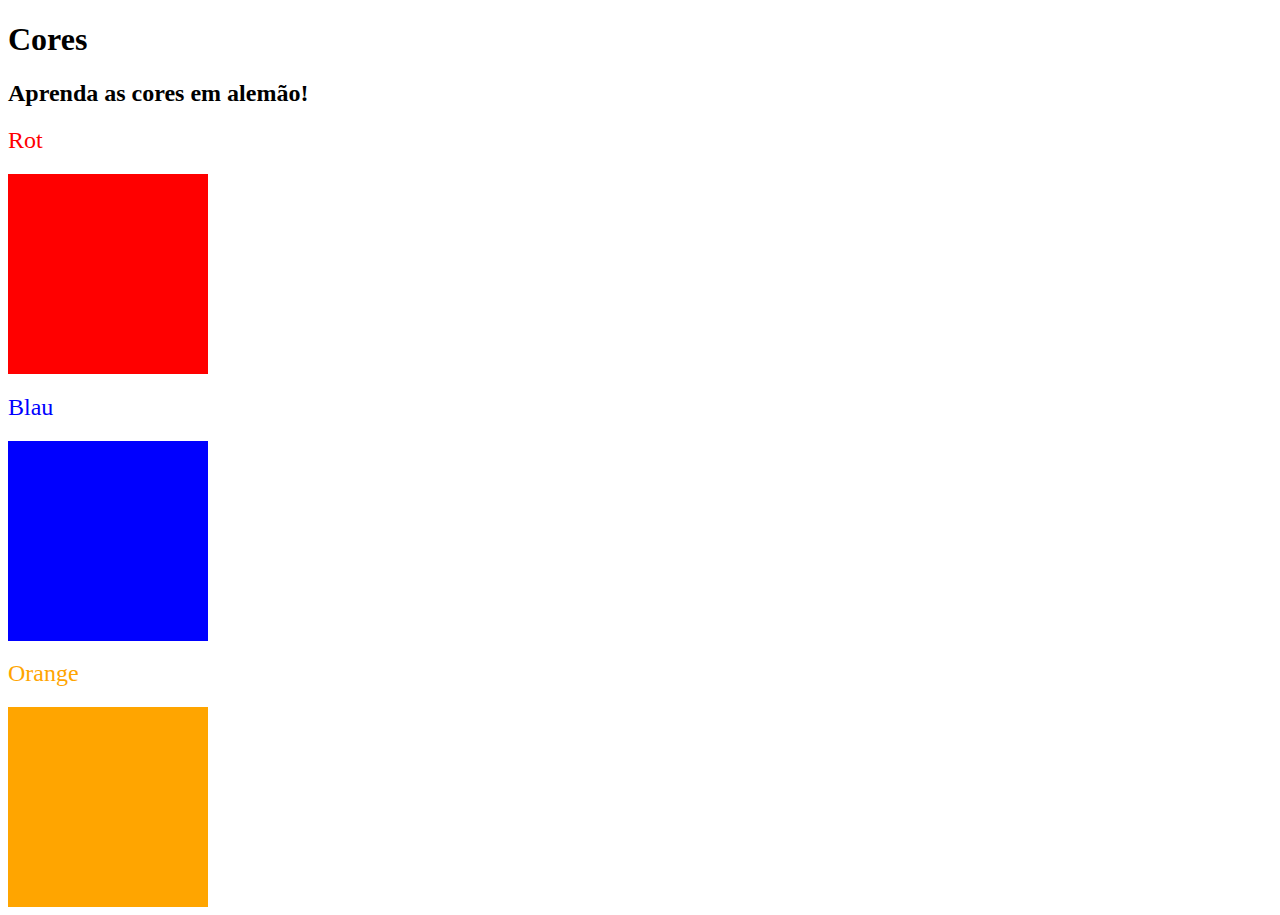
<file: Cores/index.html>
<!DOCTYPE html>
<html lang="en">
<head>
    <meta charset="UTF-8">
    <meta name="viewport" content="width=device-width, initial-scale=1.0">
    <title>Cores</title>
    <link rel="stylesheet" href="./assets/styles.css">
</head>
<body>
    <h1>Cores</h1>
    <h2>Aprenda as cores em alemão!</h2>
    <h2 class="vermelho cores">Rot</h3>
    <div class="red-square"></div>
    <h2 class="azul cores">Blau</h3>
    <div class="blue-square"></div>
    <h2 class="laranja cores">Orange</h3>
    <div class="orange-square"></div>
</body>
</html>
</file>
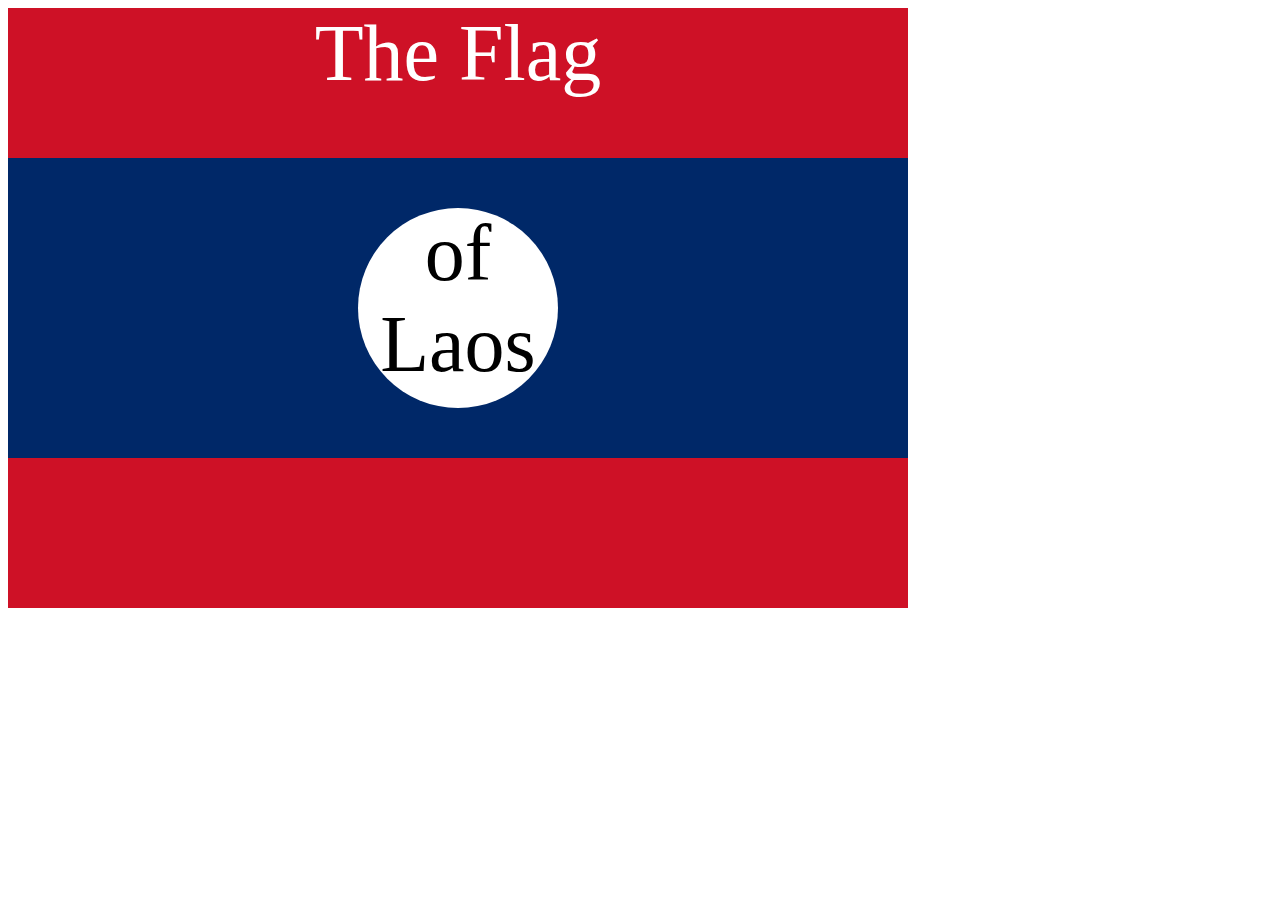
<file: Laos/index.html>
<!DOCTYPE html>
<html lang="en">

<head>
  <meta charset="UTF-8">
  <title>CSS Flag Project</title>
  <style>
    .flag {
      position: relative;
      background-color: #ce1126;
      width: 900px;
      height: 600px;
    }

    .flag>div {
      position: absolute;
      top: 150px;
      background-color: #002868;
      width: 100%;
      height: 300px;
    }

    .flag>div>div {
      position: relative;
      background-color: #fff;
      border-radius: 50%;
      width: 200px;
      height: 200px;
      left: 350px;
      top: 50px;
    }

    p {
      margin: 0px;
      color: #fff;
      text-align: center;
      font-size: 5rem;
    }

    .flag>div>div>p {
      text-align: center;
      color: black;
    }
  </style>
</head>

<body>
  <div class="flag">
    <p>The Flag</p>
    <div>
      <div>
        <p>of Laos</p>
      </div>
    </div>
  </div>
</body>

</html>
</file>
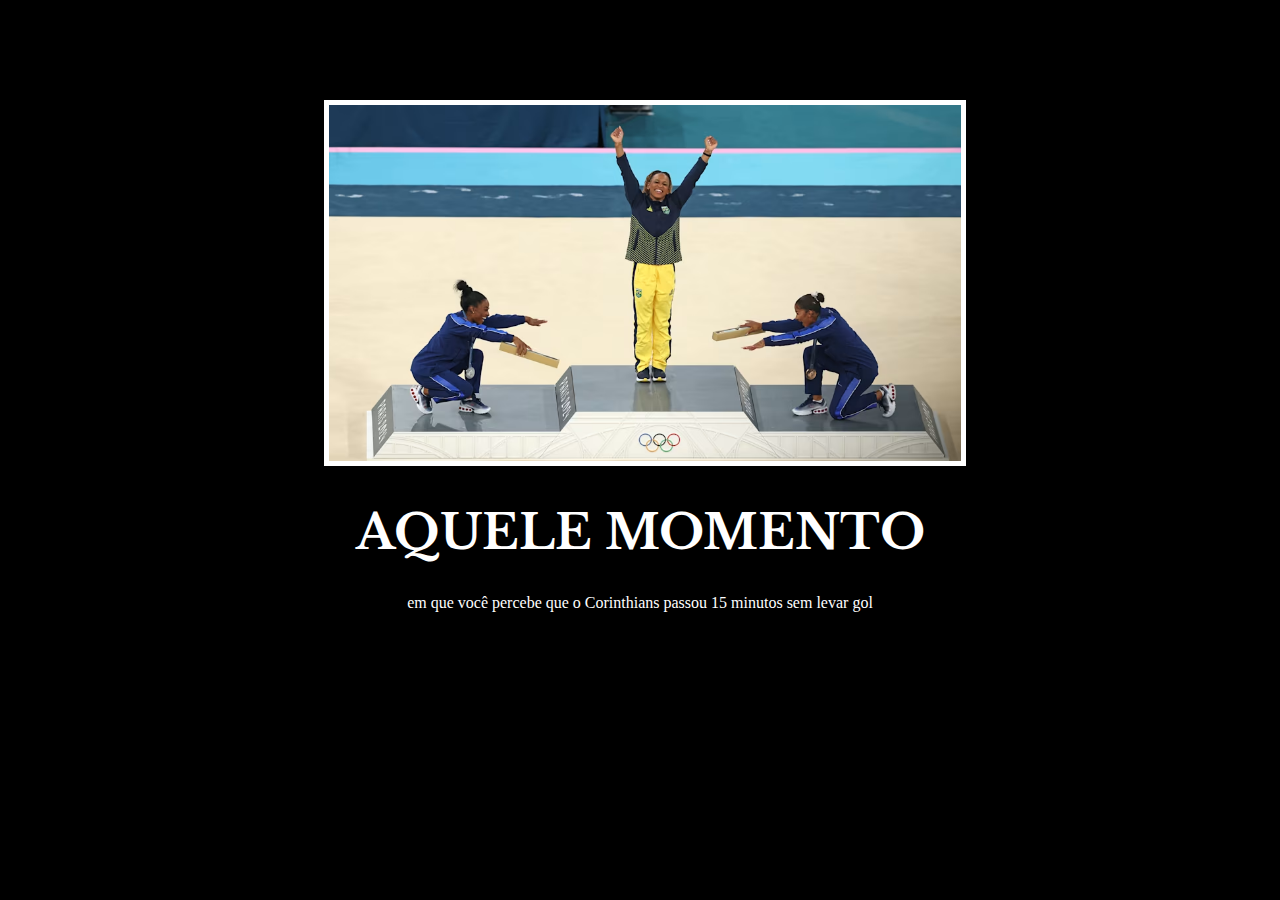
<file: Memes/index.html>
<!DOCTYPE html>
<html lang="en">
<head>
    <meta charset="UTF-8">
    <meta name="viewport" content="width=device-width, initial-scale=1.0">
    <title>Document</title>
    <link rel="stylesheet" href="./assets/styles.css">
    <link rel="preconnect" href="https://fonts.googleapis.com">
    <link rel="preconnect" href="https://fonts.gstatic.com" crossorigin>
    <link href="https://fonts.googleapis.com/css2?family=Libre+Baskerville:ital,wght@0,400;0,700;1,400&family=Montserrat:ital,wght@0,100..900;1,100..900&display=swap" rel="stylesheet">
</head>
<body>
    <div class="meme">
        <img src="./assets/rebeca.avif" alt="" class="rebeca">
        <h1>Aquele momento</h1>
        <p>em que você percebe que o Corinthians passou 15 minutos sem levar gol</p>
    </div>
</body>
</html>
</file>
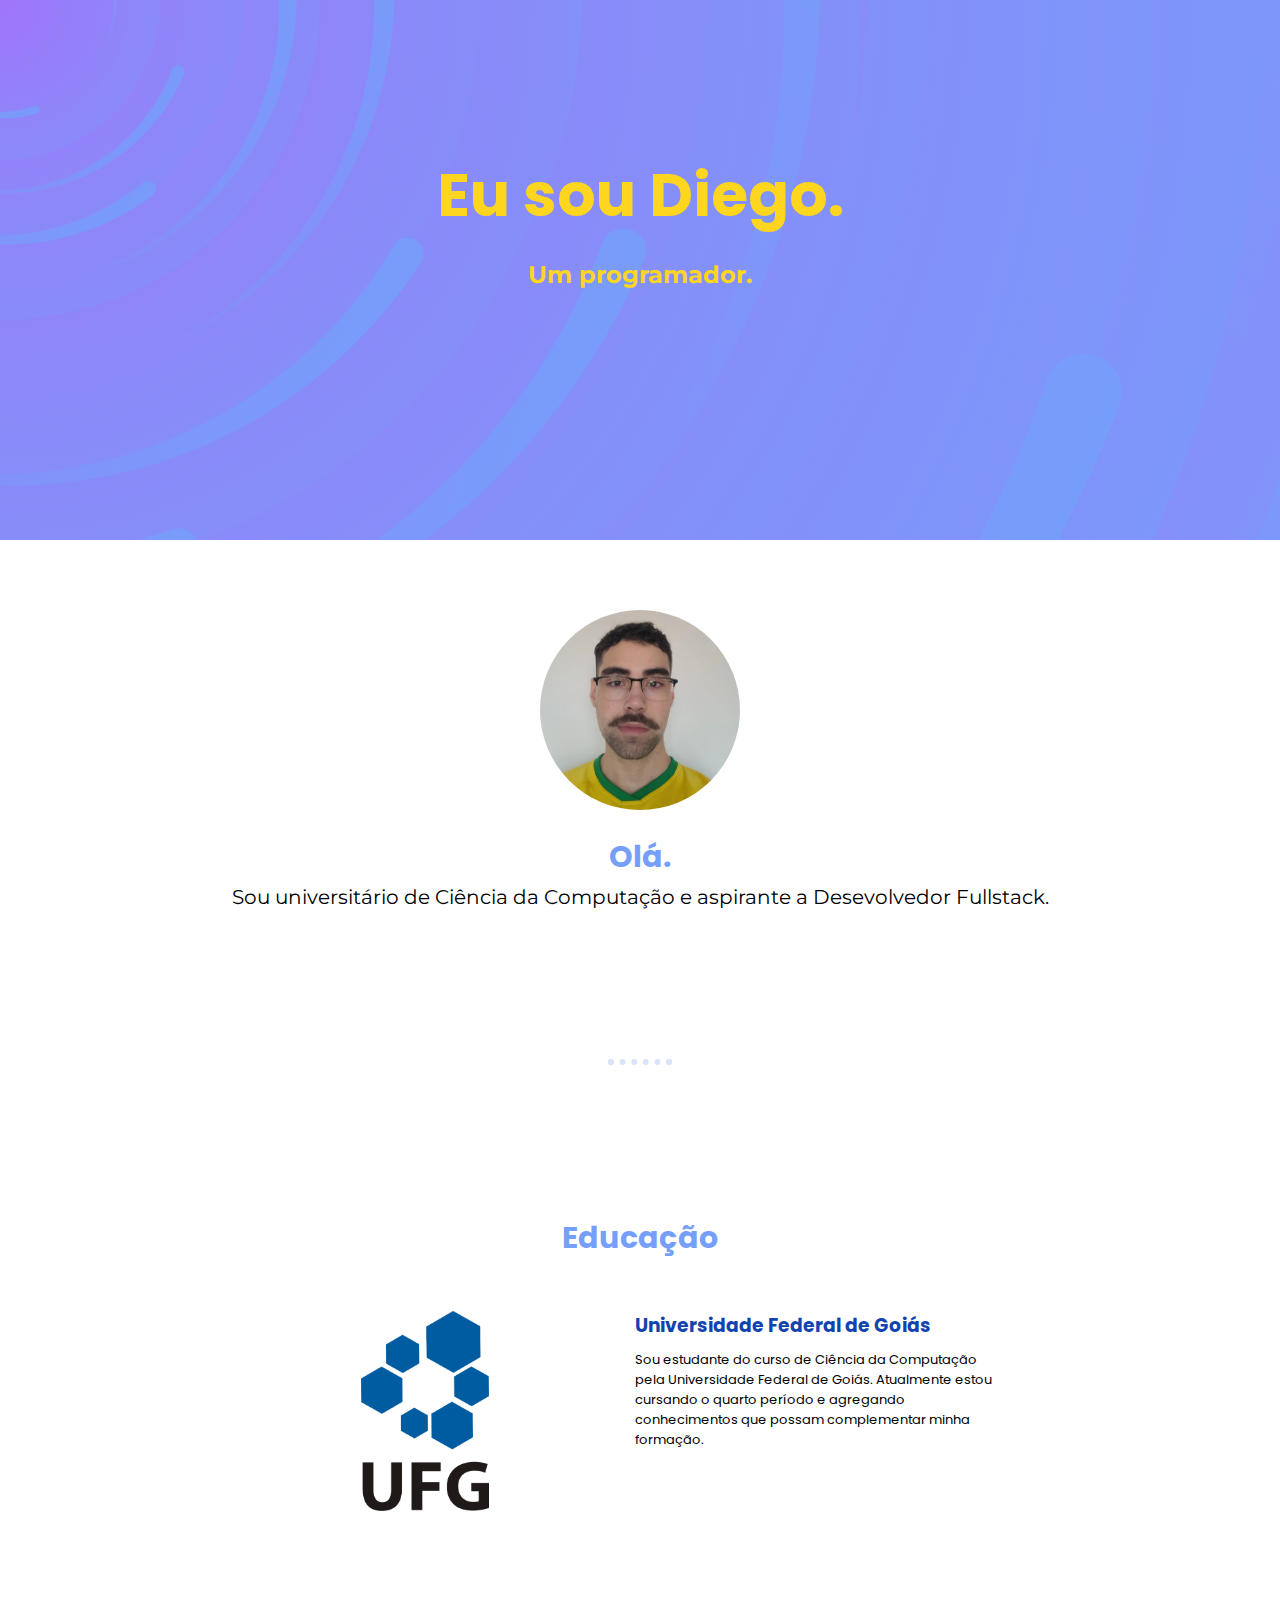
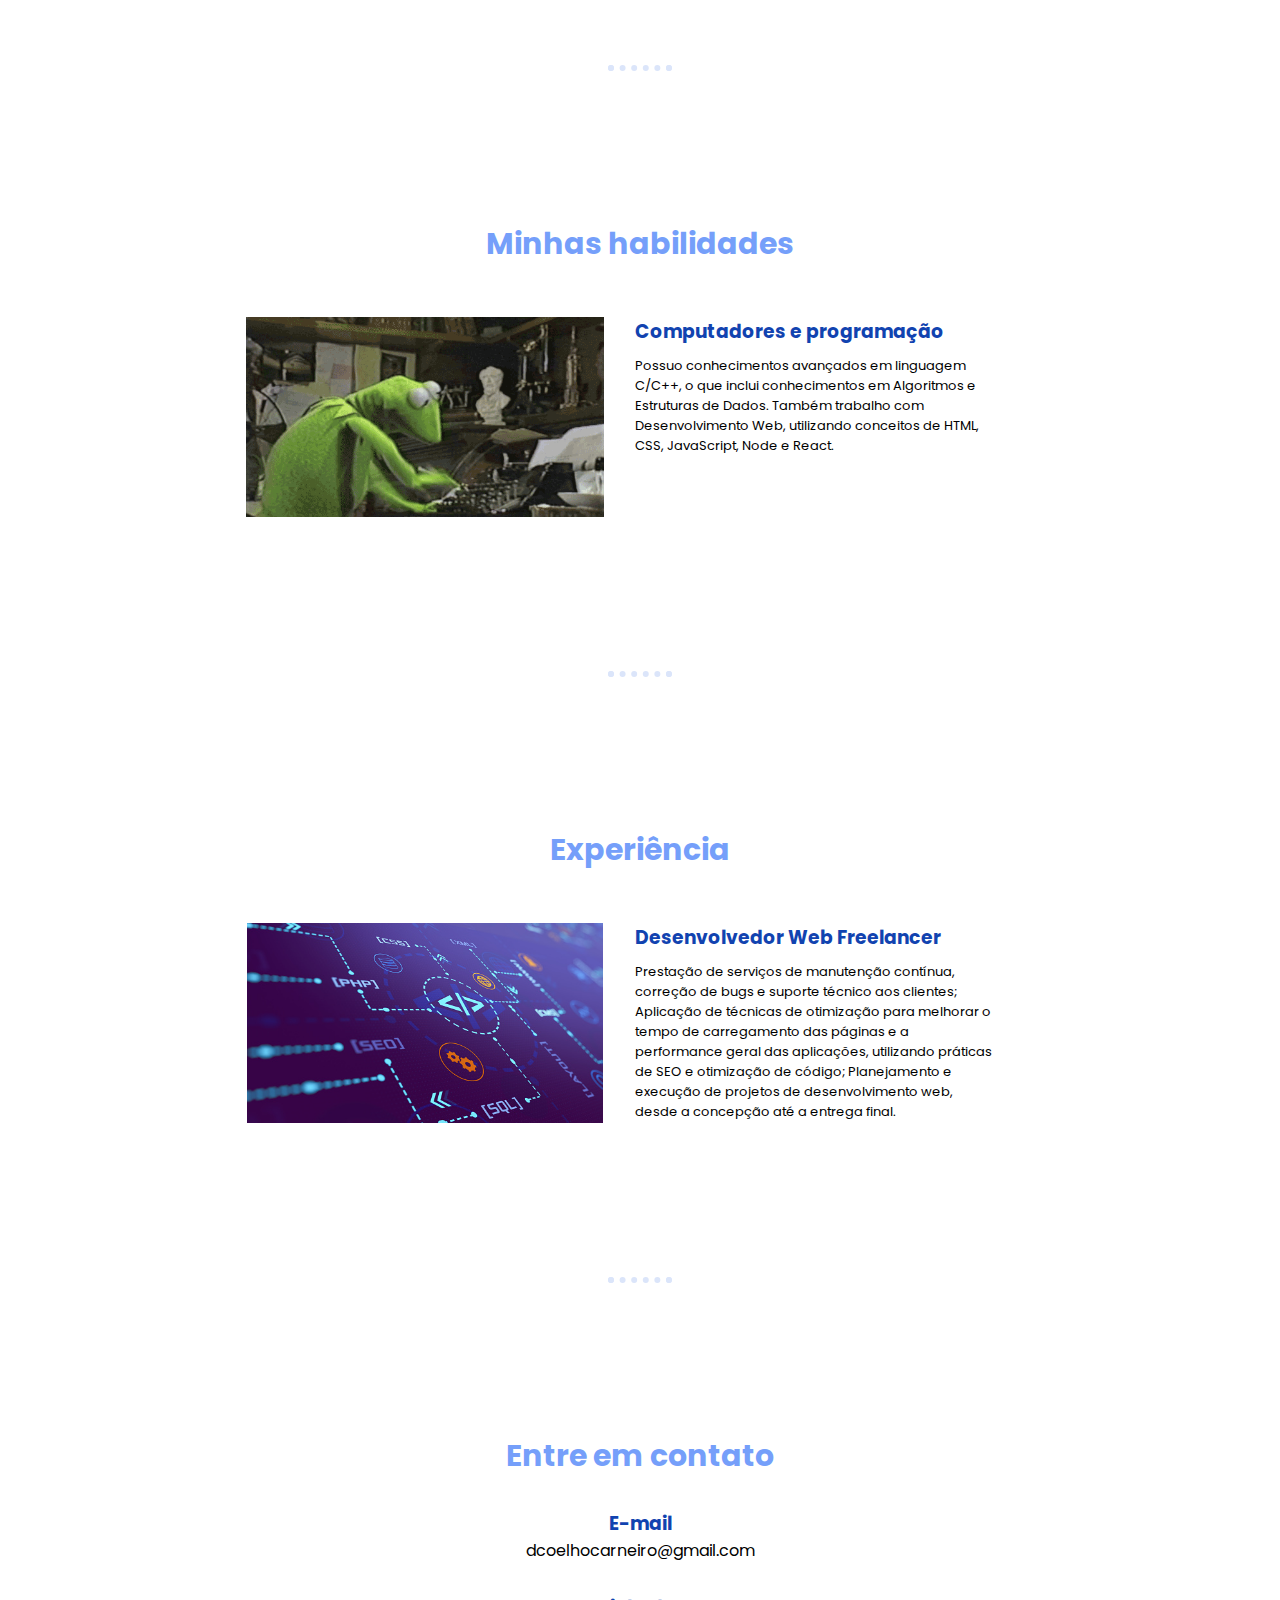
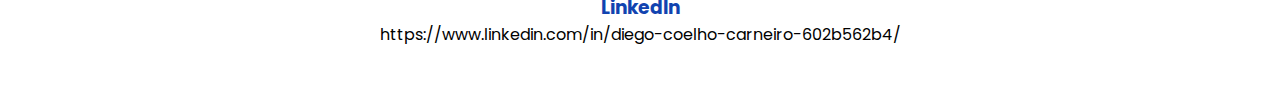
<file: Personal Site/index.html>
<!DOCTYPE html>
<html lang="en">

<head>
    <meta charset="UTF-8">
    <meta name="viewport" content="width=device-width, initial-scale=1.0">
    <title>Document</title>
    <link rel="stylesheet" href="./assets/styles.css">
    <link rel="preconnect" href="https://fonts.googleapis.com">
    <link rel="preconnect" href="https://fonts.gstatic.com" crossorigin>
    <link
        href="https://fonts.googleapis.com/css2?family=Libre+Baskerville:ital,wght@0,400;0,700;1,400&family=Montserrat:ital,wght@0,100..900;1,100..900&family=Poppins:ital,wght@0,100;0,200;0,300;0,400;0,500;0,600;0,700;0,800;0,900;1,100;1,200;1,300;1,400;1,500;1,600;1,700;1,800;1,900&display=swap"
        rel="stylesheet">
</head>

<body>
    <div class="top-container">
        <div class="top-text">
            <h1 class="nome">Eu sou Diego.</h1>
            <h2 class="descricao">Um programador.</h2>
        </div>
    </div>
    <div class="mid-container">
        <div class="profile">
            <img src="./assets/Foto LinkedIn Redimensionada.jpg" alt="Foto Diego" height="200" class="profile-img">
            <h2>Olá.</h2>
            <p class="paragraph">Sou universitário de Ciência da Computação e aspirante a Desevolvedor Fullstack.</p>
        </div>
        <hr>
        <h2 class="skills">Educação</h2>
        <div class="grid-container">
            <div class="skill-img"><img src="./assets/UFG.png" alt="Logo UFG" height="200"></div>
            <div class="skill-text">
                <h3 class="skill-title">Universidade Federal de Goiás</h3>
                <p>Sou estudante do curso de Ciência da Computação pela Universidade Federal de Goiás. Atualmente estou cursando o quarto período e agregando conhecimentos que possam complementar minha formação.</p>
            </div>
        </div>
        <hr>
        <h2 class="skills">Minhas habilidades</h2>
        <div class="grid-container">
            <div class="skill-img"><img src="./assets/Typing gif.gif" alt="Kermit Typing" height="200"></div>
            <div class="skill-text">
                <h3 class="skill-title">Computadores e programação</h3>
                <p>Possuo conhecimentos avançados em linguagem C/C++, o que inclui conhecimentos em Algoritmos e Estruturas de Dados. Também trabalho com Desenvolvimento Web, utilizando conceitos de HTML, CSS, JavaScript, Node e React.</p>
            </div>
        </div>
        <hr>
        <h2 class="skills">Experiência</h2>
        <div class="grid-container">
            <div class="skill-img"><img src="./assets/Web.jpg" alt="Kermit Typing" height="200"></div>
            <div class="skill-text">
                <h3 class="skill-title">Desenvolvedor Web Freelancer</h3>
                <p> Prestação de serviços de manutenção contínua, correção de bugs e suporte técnico aos clientes;
                     Aplicação de técnicas de otimização para melhorar o tempo de carregamento das páginas e a
                    performance geral das aplicações, utilizando práticas de SEO e otimização de código;
                     Planejamento e execução de projetos de desenvolvimento web, desde a concepção até a entrega
                    final.</p>
            </div>
        </div>
        <hr>
        <h2 class="skills">Entre em contato</h2>
        <div class="contact">
        <h3>E-mail</h3>
        <p>dcoelhocarneiro@gmail.com</p>
        <h3>LinkedIn</h3>
        <p>https://www.linkedin.com/in/diego-coelho-carneiro-602b562b4/</p>
        </div>
    </div>
</body>

</html>
</file>
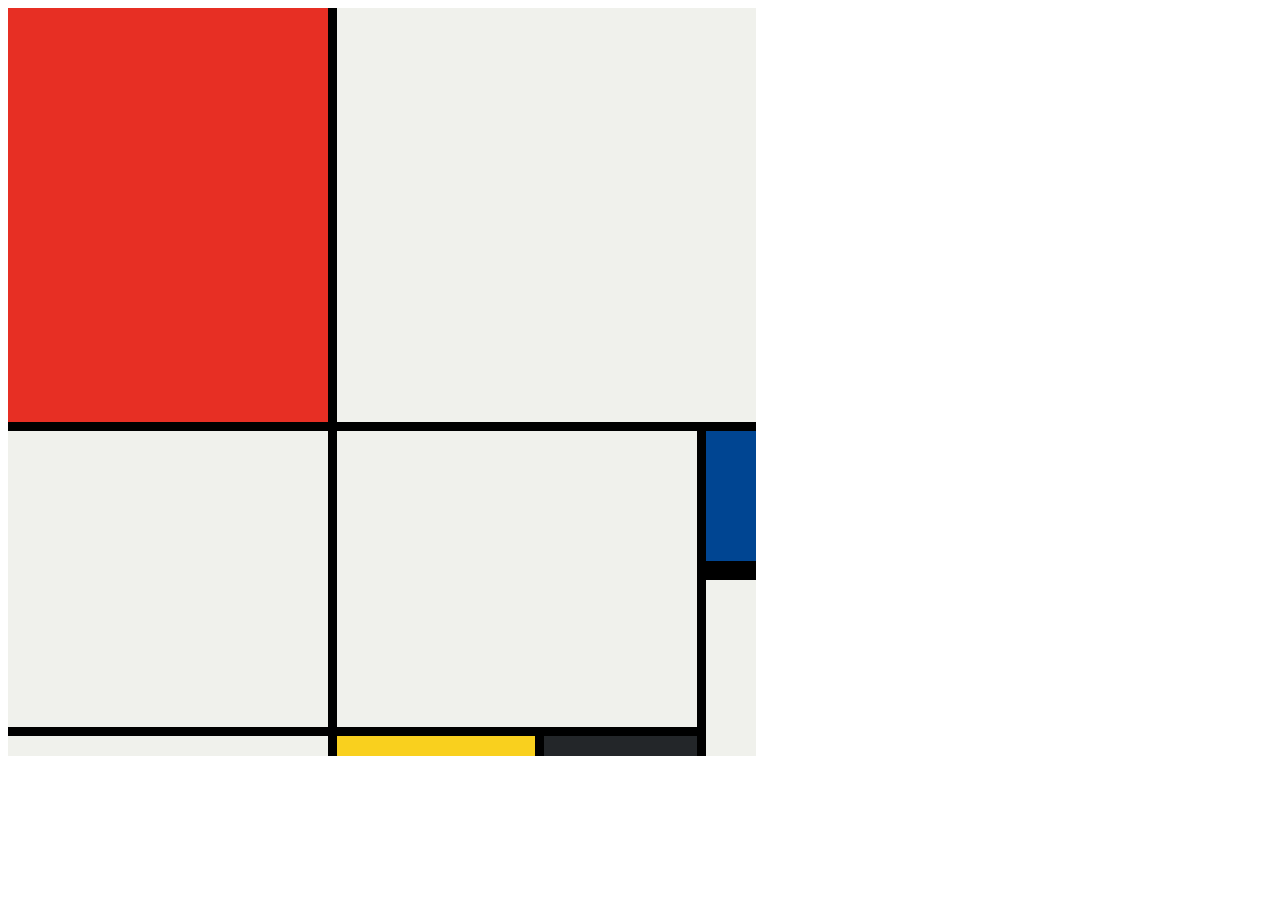
<file: Pintura de Mondrian/index.html>
<!DOCTYPE html>
<html lang="en">

<head>
  <meta charset="UTF-8">
  <meta name="viewport" content="width=device-width, initial-scale=1.0">
  <title>Mondrian Project</title>
  <link rel="stylesheet" href="./assets/styles.css">
</head>

<body>
  <div class="grid-container">
    <div class="item one"></div>
    <div class="item two"></div>
    <div class="item three"></div>
    <div class="item four"></div>
    <div class="item five"></div>
    <div class="item six"></div>
    <div class="item seven"></div>
    <div class="item eight"></div>
    <div class="item nine"></div>
  </div>
</body>

</html>
</file>
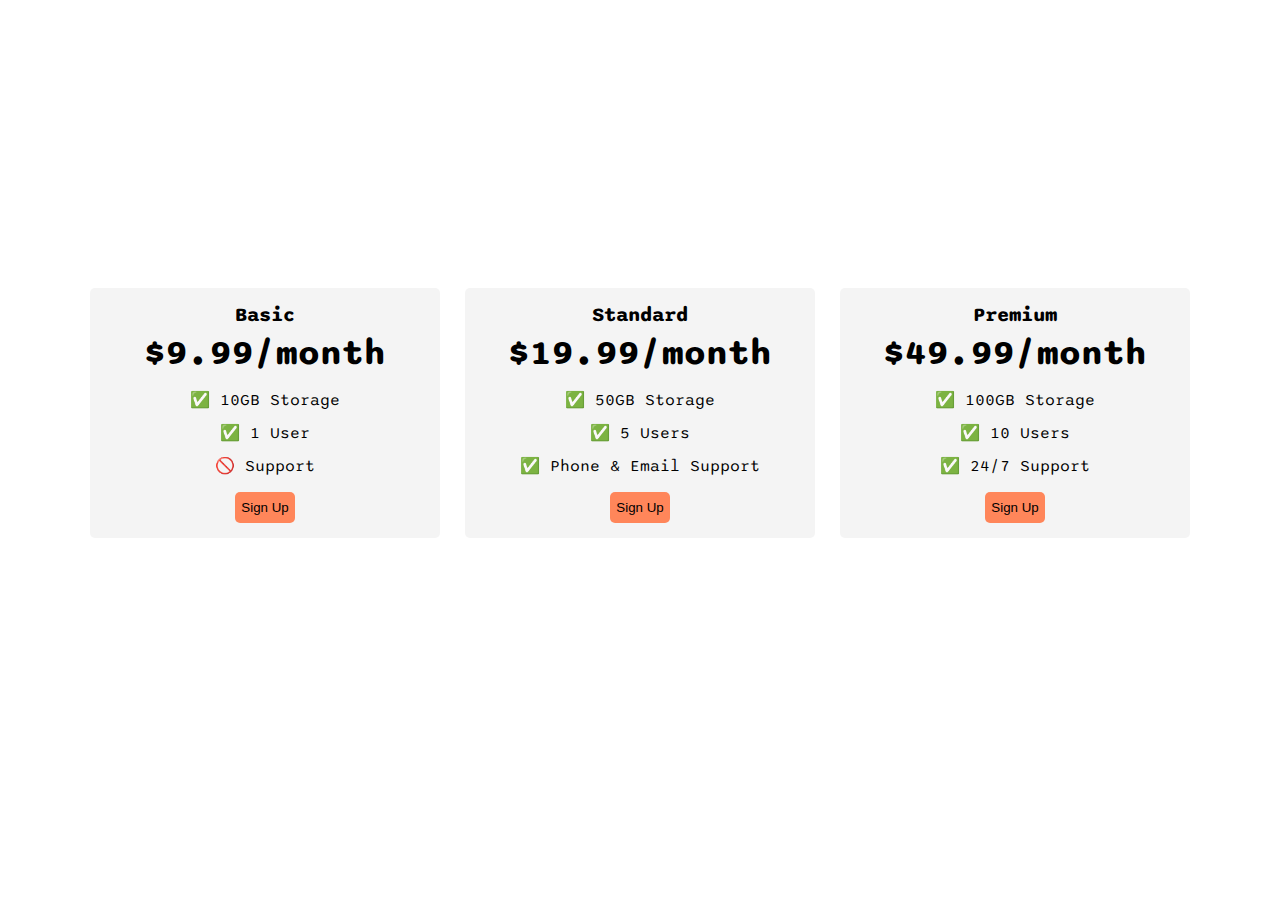
<file: Pricing Table/index.html>
<!DOCTYPE html>
<html>
  <head>
    <title>Flexbox Pricing Table</title>
    <link rel="preconnect" href="https://fonts.googleapis.com" />
    <link rel="preconnect" href="https://fonts.gstatic.com" crossorigin />
    <link
      href="https://fonts.googleapis.com/css2?family=Sono:wght@400;700&display=swap"
      rel="stylesheet"
    />
    <style>
      body {
        font-family: "Sono", sans-serif;
      }

      ul {
        list-style-type: none;
        padding-left: 0;
        padding-right: 0;
      }

      li {
        text-align: center;
        margin-bottom: 13px;
      }

      .plan-title, .plan-price {
        font-weight: bolder;
      }

      .plan-price {
        font-size: 35px;
        margin-top: 5px;
      }

      .plan-title {
        margin-top: 15px;
        font-size: 20px;
      }

      .pricing-container {
        display: flex;
        height: 90vh;
        justify-content: center;
        align-items: center;
        gap: 25px;
      }

      .pricing-plan {
        background-color: #f4f4f4;
        border-radius: 5px;
        flex-basis: 350px;
        flex-grow: 0;
        text-align: center;
      }

      .plan-button {
        border-radius: 5px;
        background-color: #ff865a;
        border: none;
        padding: 8px 6px;
        margin-bottom: 15px;
      }

      /* Hint: What can you do with a media query and flexbox? */
      @media (max-width: 1250px) {
        .pricing-container {
          display: flex;
          flex-direction: column;
        }

        .pricing-plan {
          min-width: 350px;
        }
      }
    </style>
  </head>

  <body>
    <div class="pricing-container">
      <div class="pricing-plan">
        <div class="plan-title">Basic</div>
        <div class="plan-price">$9.99/month</div>
        <ul class="plan-features">
          <li>✅ 10GB Storage</li>
          <li>✅ 1 User</li>
          <li>🚫 Support</li>
        </ul>
        <button class="plan-button">Sign Up</button>
      </div>
      <div class="pricing-plan">
        <div class="plan-title">Standard</div>
        <div class="plan-price">$19.99/month</div>
        <ul class="plan-features">
          <li>✅ 50GB Storage</li>
          <li>✅ 5 Users</li>
          <li>✅ Phone &amp; Email Support</li>
        </ul>
        <button class="plan-button">Sign Up</button>
      </div>
      <div class="pricing-plan">
        <div class="plan-title">Premium</div>
        <div class="plan-price">$49.99/month</div>
        <ul class="plan-features">
          <li>✅ 100GB Storage</li>
          <li>✅ 10 Users</li>
          <li>✅ 24/7 Support</li>
        </ul>
        <button class="plan-button">Sign Up</button>
      </div>
    </div>
  </body>
</html>
</file>
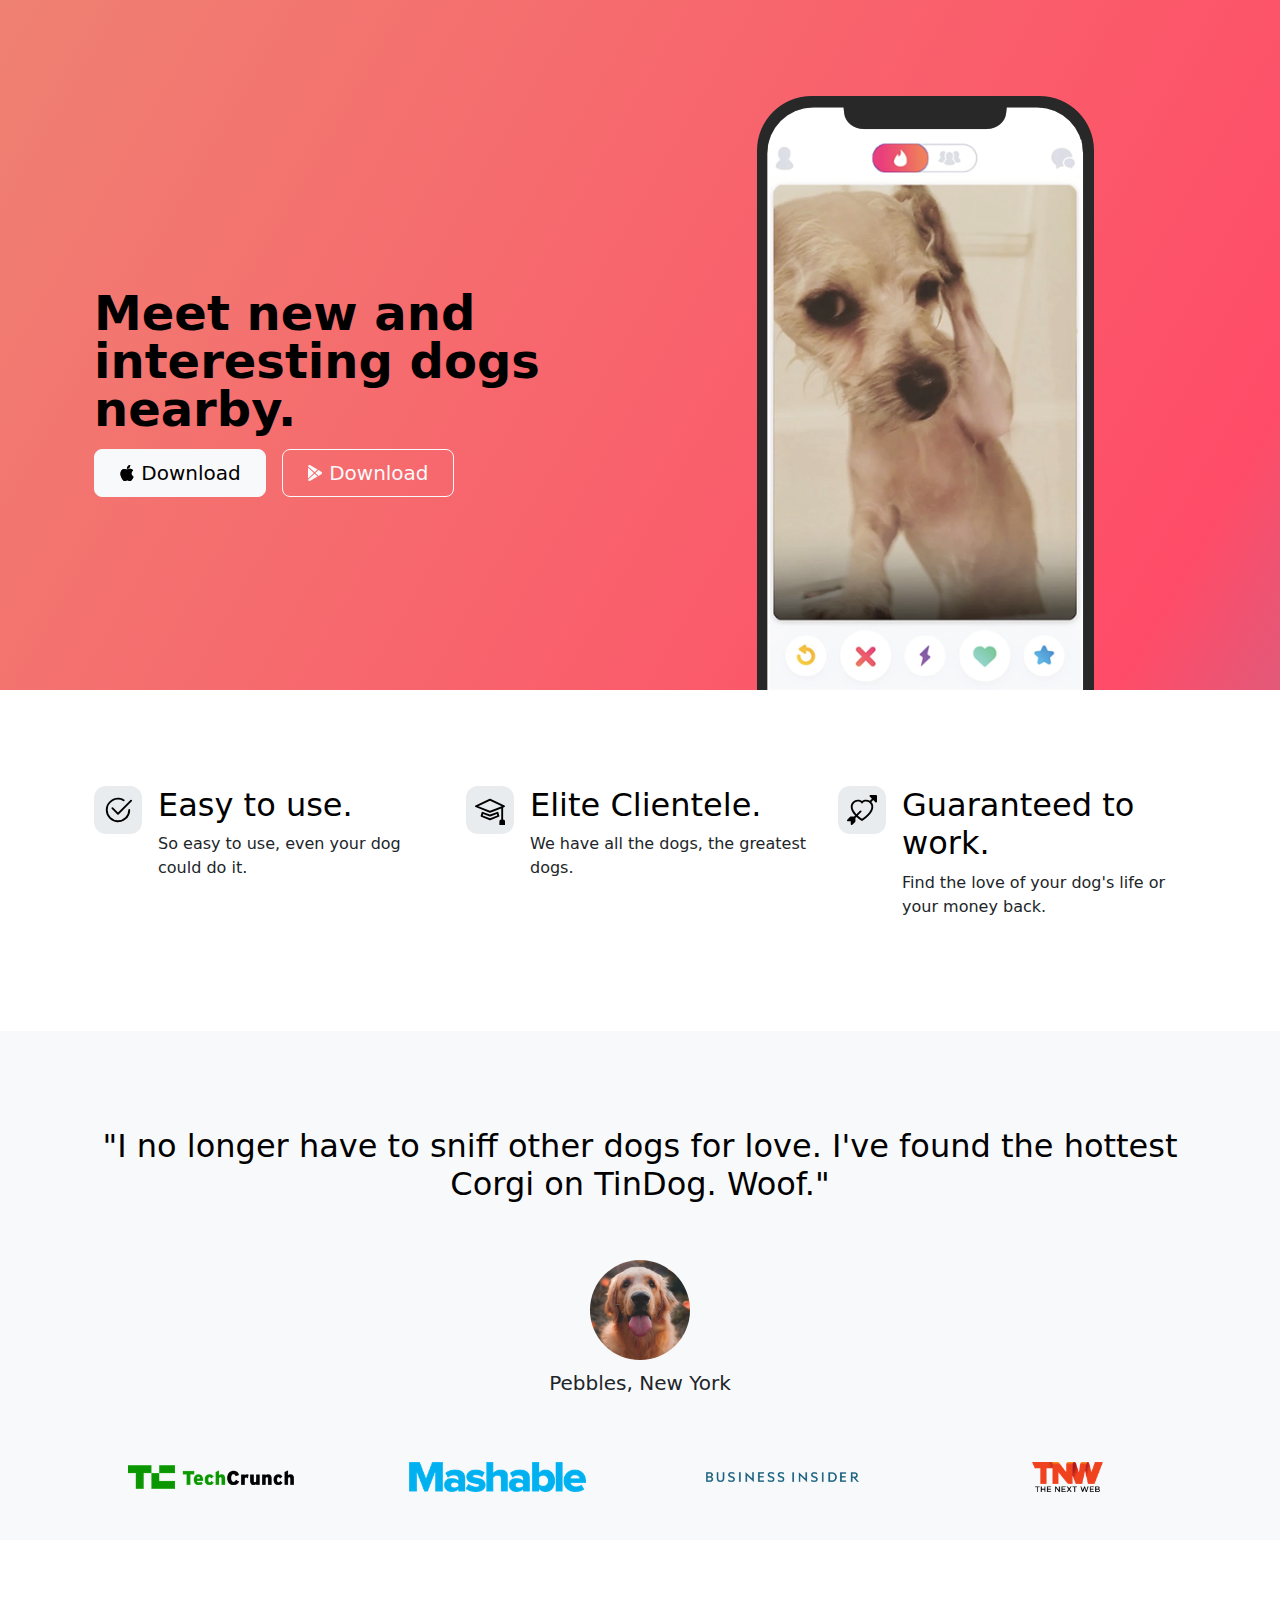
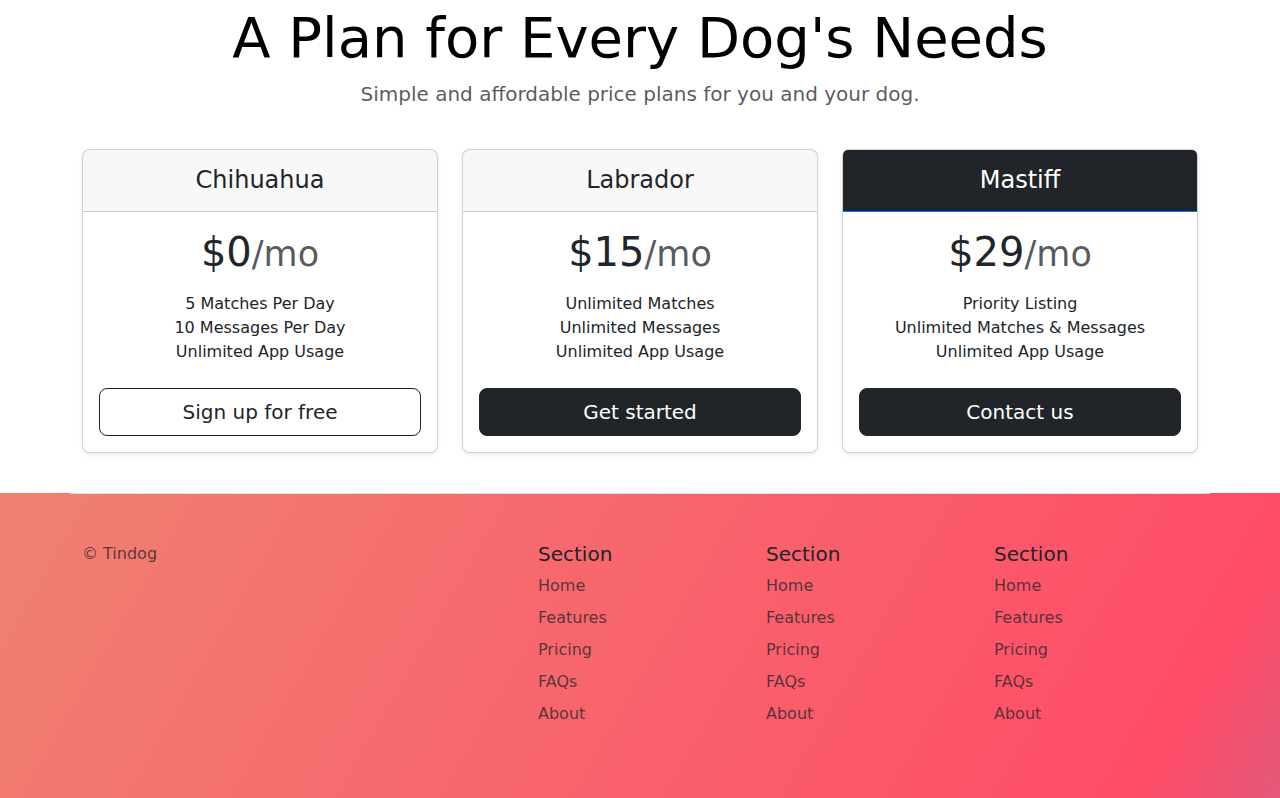
<file: TinDog/index.html>
<!DOCTYPE html>
<html lang="en">

<head>
    <meta charset="UTF-8">
    <meta name="viewport" content="width=device-width, initial-scale=1.0">
    <title>TinDog</title>
    <link href="https://cdn.jsdelivr.net/npm/bootstrap@5.3.3/dist/css/bootstrap.min.css" rel="stylesheet"
        integrity="sha384-QWTKZyjpPEjISv5WaRU9OFeRpok6YctnYmDr5pNlyT2bRjXh0JMhjY6hW+ALEwIH" crossorigin="anonymous">
    <link rel="stylesheet" href="./assets/styles.css">
</head>

<body>

    <!-- Title -->
    <section id="title" class="gradient-background">
        <div class="container col-xxl-8 px-4 pt-5">
            <div class="row flex-lg-row-reverse align-items-center g-5 pt-5">
                <div class="col-10 col-sm-8 col-lg-6">
                    <img src="./assets/iphone.png" class="d-block mx-lg-auto img-fluid" alt="Bootstrap Themes"
                        height="200" loading="lazy">
                </div>
                <div class="col-lg-6">
                    <h1 class="display-5 fw-bold text-body-emphasis lh-1 mb-3">Meet new and interesting dogs nearby.
                    </h1>
                    <div class="d-grid gap-2 d-md-flex justify-content-md-start">
                        <button type="button" class="btn btn-primary btn-light btn-lg px-4 me-md-2"><svg
                                xmlns="http://www.w3.org/2000/svg" width="16" height="16" fill="currentColor"
                                class="bi bi-apple mb-1" viewBox="0 0 16 16">
                                <path
                                    d="M11.182.008C11.148-.03 9.923.023 8.857 1.18c-1.066 1.156-.902 2.482-.878 2.516.024.034 1.52.087 2.475-1.258.955-1.345.762-2.391.728-2.43Zm3.314 11.733c-.048-.096-2.325-1.234-2.113-3.422.212-2.189 1.675-2.789 1.698-2.854.023-.065-.597-.79-1.254-1.157a3.692 3.692 0 0 0-1.563-.434c-.108-.003-.483-.095-1.254.116-.508.139-1.653.589-1.968.607-.316.018-1.256-.522-2.267-.665-.647-.125-1.333.131-1.824.328-.49.196-1.422.754-2.074 2.237-.652 1.482-.311 3.83-.067 4.56.244.729.625 1.924 1.273 2.796.576.984 1.34 1.667 1.659 1.899.319.232 1.219.386 1.843.067.502-.308 1.408-.485 1.766-.472.357.013 1.061.154 1.782.539.571.197 1.111.115 1.652-.105.541-.221 1.324-1.059 2.238-2.758.347-.79.505-1.217.473-1.282Z" />
                                <path
                                    d="M11.182.008C11.148-.03 9.923.023 8.857 1.18c-1.066 1.156-.902 2.482-.878 2.516.024.034 1.52.087 2.475-1.258.955-1.345.762-2.391.728-2.43Zm3.314 11.733c-.048-.096-2.325-1.234-2.113-3.422.212-2.189 1.675-2.789 1.698-2.854.023-.065-.597-.79-1.254-1.157a3.692 3.692 0 0 0-1.563-.434c-.108-.003-.483-.095-1.254.116-.508.139-1.653.589-1.968.607-.316.018-1.256-.522-2.267-.665-.647-.125-1.333.131-1.824.328-.49.196-1.422.754-2.074 2.237-.652 1.482-.311 3.83-.067 4.56.244.729.625 1.924 1.273 2.796.576.984 1.34 1.667 1.659 1.899.319.232 1.219.386 1.843.067.502-.308 1.408-.485 1.766-.472.357.013 1.061.154 1.782.539.571.197 1.111.115 1.652-.105.541-.221 1.324-1.059 2.238-2.758.347-.79.505-1.217.473-1.282Z" />
                            </svg> Download</button>
                        <button type="button" class="btn btn-outline-secondary btn-outline-light btn-lg px-4"><svg
                                xmlns="http://www.w3.org/2000/svg" width="16" height="16" fill="currentColor"
                                class="bi bi-google-play mb-1" viewBox="0 0 16 16">
                                <path
                                    d="M14.222 9.374c1.037-.61 1.037-2.137 0-2.748L11.528 5.04 8.32 8l3.207 2.96 2.694-1.586Zm-3.595 2.116L7.583 8.68 1.03 14.73c.201 1.029 1.36 1.61 2.303 1.055l7.294-4.295ZM1 13.396V2.603L6.846 8 1 13.396ZM1.03 1.27l6.553 6.05 3.044-2.81L3.333.215C2.39-.341 1.231.24 1.03 1.27Z" />
                            </svg> Download</button>
                    </div>
                </div>
            </div>
        </div>
    </section>
    <!-- Features -->
    <section id="features">

        <div class="container px-4 pt-5" id="hanging-icons">
            <div class="row g-4 py-5 row-cols-1 row-cols-lg-3">
                <div class="col d-flex align-items-start">
                    <div
                        class="icon-square text-body-emphasis bg-body-secondary d-inline-flex align-items-center justify-content-center fs-4 flex-shrink-0 me-3">
                        <svg xmlns="http://www.w3.org/2000/svg" height="30" fill="currentColor"
                            class="bi bi-check2-circle" viewBox="0 0 16 16">
                            <path
                                d="M2.5 8a5.5 5.5 0 0 1 8.25-4.764.5.5 0 0 0 .5-.866A6.5 6.5 0 1 0 14.5 8a.5.5 0 0 0-1 0 5.5 5.5 0 1 1-11 0z" />
                            <path
                                d="M15.354 3.354a.5.5 0 0 0-.708-.708L8 9.293 5.354 6.646a.5.5 0 1 0-.708.708l3 3a.5.5 0 0 0 .708 0l7-7z" />
                        </svg>
                    </div>
                    <div>
                        <h3 class="fs-2 text-body-emphasis">Easy to use.</h3>
                        <p>So easy to use, even your dog could do it.</p>
                    </div>
                </div>
                <div class="col d-flex align-items-start">
                    <div
                        class="icon-square text-body-emphasis bg-body-secondary d-inline-flex align-items-center justify-content-center fs-4 flex-shrink-0 me-3">
                        <svg xmlns="http://www.w3.org/2000/svg" height="30" fill="currentColor"
                            class="bi bi-mortarboard" viewBox="0 0 16 16">
                            <path
                                d="M8.211 2.047a.5.5 0 0 0-.422 0l-7.5 3.5a.5.5 0 0 0 .025.917l7.5 3a.5.5 0 0 0 .372 0L14 7.14V13a1 1 0 0 0-1 1v2h3v-2a1 1 0 0 0-1-1V6.739l.686-.275a.5.5 0 0 0 .025-.917l-7.5-3.5ZM8 8.46 1.758 5.965 8 3.052l6.242 2.913L8 8.46Z" />
                            <path
                                d="M4.176 9.032a.5.5 0 0 0-.656.327l-.5 1.7a.5.5 0 0 0 .294.605l4.5 1.8a.5.5 0 0 0 .372 0l4.5-1.8a.5.5 0 0 0 .294-.605l-.5-1.7a.5.5 0 0 0-.656-.327L8 10.466 4.176 9.032Zm-.068 1.873.22-.748 3.496 1.311a.5.5 0 0 0 .352 0l3.496-1.311.22.748L8 12.46l-3.892-1.556Z" />
                        </svg>
                    </div>
                    <div>
                        <h3 class="fs-2 text-body-emphasis">Elite Clientele.</h3>
                        <p>We have all the dogs, the greatest dogs.</p>
                    </div>
                </div>
                <div class="col d-flex align-items-start">
                    <div
                        class="icon-square text-body-emphasis bg-body-secondary d-inline-flex align-items-center justify-content-center fs-4 flex-shrink-0 me-3">
                        <svg xmlns="http://www.w3.org/2000/svg" height="30" fill="currentColor"
                            class="bi bi-arrow-through-heart" viewBox="0 0 16 16">
                            <path fill-rule="evenodd"
                                d="M2.854 15.854A.5.5 0 0 1 2 15.5V14H.5a.5.5 0 0 1-.354-.854l1.5-1.5A.5.5 0 0 1 2 11.5h1.793l.53-.53c-.771-.802-1.328-1.58-1.704-2.32-.798-1.575-.775-2.996-.213-4.092C3.426 2.565 6.18 1.809 8 3.233c1.25-.98 2.944-.928 4.212-.152L13.292 2 12.147.854A.5.5 0 0 1 12.5 0h3a.5.5 0 0 1 .5.5v3a.5.5 0 0 1-.854.354L14 2.707l-1.006 1.006c.236.248.44.531.6.845.562 1.096.585 2.517-.213 4.092-.793 1.563-2.395 3.288-5.105 5.08L8 13.912l-.276-.182a21.86 21.86 0 0 1-2.685-2.062l-.539.54V14a.5.5 0 0 1-.146.354l-1.5 1.5Zm2.893-4.894A20.419 20.419 0 0 0 8 12.71c2.456-1.666 3.827-3.207 4.489-4.512.679-1.34.607-2.42.215-3.185-.817-1.595-3.087-2.054-4.346-.761L8 4.62l-.358-.368c-1.259-1.293-3.53-.834-4.346.761-.392.766-.464 1.845.215 3.185.323.636.815 1.33 1.519 2.065l1.866-1.867a.5.5 0 1 1 .708.708L5.747 10.96Z" />
                        </svg>
                    </div>
                    <div>
                        <h3 class="fs-2 text-body-emphasis">Guaranteed to work.</h3>
                        <p>Find the love of your dog's life or your money back.</p>
                    </div>
                </div>
            </div>
        </div>

    </section>
    <!-- Testimonial -->
    <section id="testimonial">
         <div class="my-5">
            <div class="p-5 text-center bg-body-tertiary">
                <div class="container py-5">
                    <h2 class="text-body-emphasis">"I no longer have to sniff other dogs for love. I've found the
                        hottest Corgi on TinDog. Woof."</h2>
                    <img src="./assets/dog-img.jpg" alt="Dog" class="profile-img mt-5 mb-2">
                    <p class="col-lg-8 mx-auto lead">
                        Pebbles, New York
                    </p>
                </div>
                    <div class="container">
                        <div class="row">
                            <div class="col-lg-3 col-sm-12">
                                <img src="./assets/techcrunch.png" alt="techcrunch" height="30">
                            </div>
                            <div class="col-lg-3 col-sm-12">
                                <img src="./assets/mashable.png" alt="mashable" height="30">
                            </div>
                            <div class="col-lg-3 col-sm-12">
                                <img src="./assets/bizinsider.png" alt="bizinsider" height="30">
                            </div>
                            <div class="col-lg-3 col-sm-12">
                                <img src="./assets/tnw.png" alt="tnw" height="30">
                            </div>
                        </div>
                    </div>
                </div>
            </div>

    </section>
    <!-- Pricing -->
    <section id="pricing">

        <div class="container">
            <header>    
              <div class="pricing-header p-3 pb-md-4 mx-auto text-center">
                <h2 class="display-4 fw-normal text-body-emphasis">A Plan for Every Dog's Needs</h2>
                <p class="fs-5 text-body-secondary">Simple and affordable price plans for you and your dog.</p>
              </div>
            </header>
          
            <main>
              <div class="row row-cols-1 row-cols-md-3 mb-3 text-center">
                <div class="col">
                  <div class="card mb-4 rounded-3 shadow-sm">
                    <div class="card-header py-3">
                      <h4 class="my-0 fw-normal">Chihuahua</h4>
                    </div>
                    <div class="card-body">
                      <h1 class="card-title pricing-card-title">$0<small class="text-body-secondary fw-light">/mo</small></h1>
                      <ul class="list-unstyled mt-3 mb-4">
                        <li>5 Matches Per Day</li>
                        <li>10 Messages Per Day</li>
                        <li>Unlimited App Usage</li>
                      </ul>
                      <button type="button" class="w-100 btn btn-lg btn-outline-primary btn-outline-dark">Sign up for free</button>
                    </div>
                  </div>
                </div>
                <div class="col">
                  <div class="card mb-4 rounded-3 shadow-sm">
                    <div class="card-header py-3">
                      <h4 class="my-0 fw-normal">Labrador</h4>
                    </div>
                    <div class="card-body">
                      <h1 class="card-title pricing-card-title">$15<small class="text-body-secondary fw-light">/mo</small></h1>
                      <ul class="list-unstyled mt-3 mb-4">
                        <li>Unlimited Matches</li>
                        <li>Unlimited Messages</li>
                        <li>Unlimited App Usage</li>
                      </ul>
                      <button type="button" class="w-100 btn btn-lg btn-primary btn-dark">Get started</button>
                    </div>
                  </div>
                </div>
                <div class="col">
                  <div class="card mb-4 rounded-3 shadow-sm">
                    <div class="card-header py-3 text-bg-dark border-primary">
                      <h4 class="my-0 fw-normal">Mastiff</h4>
                    </div>
                    <div class="card-body">
                      <h1 class="card-title pricing-card-title">$29<small class="text-body-secondary fw-light">/mo</small></h1>
                      <ul class="list-unstyled mt-3 mb-4">
                        <li>Priority Listing</li>
                        <li>Unlimited Matches & Messages</li>
                        <li>Unlimited App Usage</li>
                      </ul>
                      <button type="button" class="w-100 btn btn-lg btn-primary btn-dark">Contact us</button>
                    </div>
                  </div>
                </div>
              </div>
            </div>
    </section>
    <!-- Footer -->
    <section id="footer" class="gradient-background">

        <div class="container">
            <footer class="row row-cols-1 row-cols-sm-2 row-cols-md-5 py-5 border-top">
              <div class="col mb-3">
                <p class="text-body-secondary">© Tindog</p>
              </div>
          
              <div class="col mb-3">
          
              </div>
          
              <div class="col mb-3">
                <h5>Section</h5>
                <ul class="nav flex-column">
                  <li class="nav-item mb-2"><a href="#" class="nav-link p-0 text-body-secondary">Home</a></li>
                  <li class="nav-item mb-2"><a href="#" class="nav-link p-0 text-body-secondary">Features</a></li>
                  <li class="nav-item mb-2"><a href="#" class="nav-link p-0 text-body-secondary">Pricing</a></li>
                  <li class="nav-item mb-2"><a href="#" class="nav-link p-0 text-body-secondary">FAQs</a></li>
                  <li class="nav-item mb-2"><a href="#" class="nav-link p-0 text-body-secondary">About</a></li>
                </ul>
              </div>
          
              <div class="col mb-3">
                <h5>Section</h5>
                <ul class="nav flex-column">
                  <li class="nav-item mb-2"><a href="#" class="nav-link p-0 text-body-secondary">Home</a></li>
                  <li class="nav-item mb-2"><a href="#" class="nav-link p-0 text-body-secondary">Features</a></li>
                  <li class="nav-item mb-2"><a href="#" class="nav-link p-0 text-body-secondary">Pricing</a></li>
                  <li class="nav-item mb-2"><a href="#" class="nav-link p-0 text-body-secondary">FAQs</a></li>
                  <li class="nav-item mb-2"><a href="#" class="nav-link p-0 text-body-secondary">About</a></li>
                </ul>
              </div>
          
              <div class="col mb-3">
                <h5>Section</h5>
                <ul class="nav flex-column">
                  <li class="nav-item mb-2"><a href="#" class="nav-link p-0 text-body-secondary">Home</a></li>
                  <li class="nav-item mb-2"><a href="#" class="nav-link p-0 text-body-secondary">Features</a></li>
                  <li class="nav-item mb-2"><a href="#" class="nav-link p-0 text-body-secondary">Pricing</a></li>
                  <li class="nav-item mb-2"><a href="#" class="nav-link p-0 text-body-secondary">FAQs</a></li>
                  <li class="nav-item mb-2"><a href="#" class="nav-link p-0 text-body-secondary">About</a></li>
                </ul>
              </div>
            </footer>
          </div>
        
    </section>

    <script src="https://cdn.jsdelivr.net/npm/bootstrap@5.3.3/dist/js/bootstrap.bundle.min.js"
        integrity="sha384-YvpcrYf0tY3lHB60NNkmXc5s9fDVZLESaAA55NDzOxhy9GkcIdslK1eN7N6jIeHz"
        crossorigin="anonymous"></script>
</body>

</html>
</file>
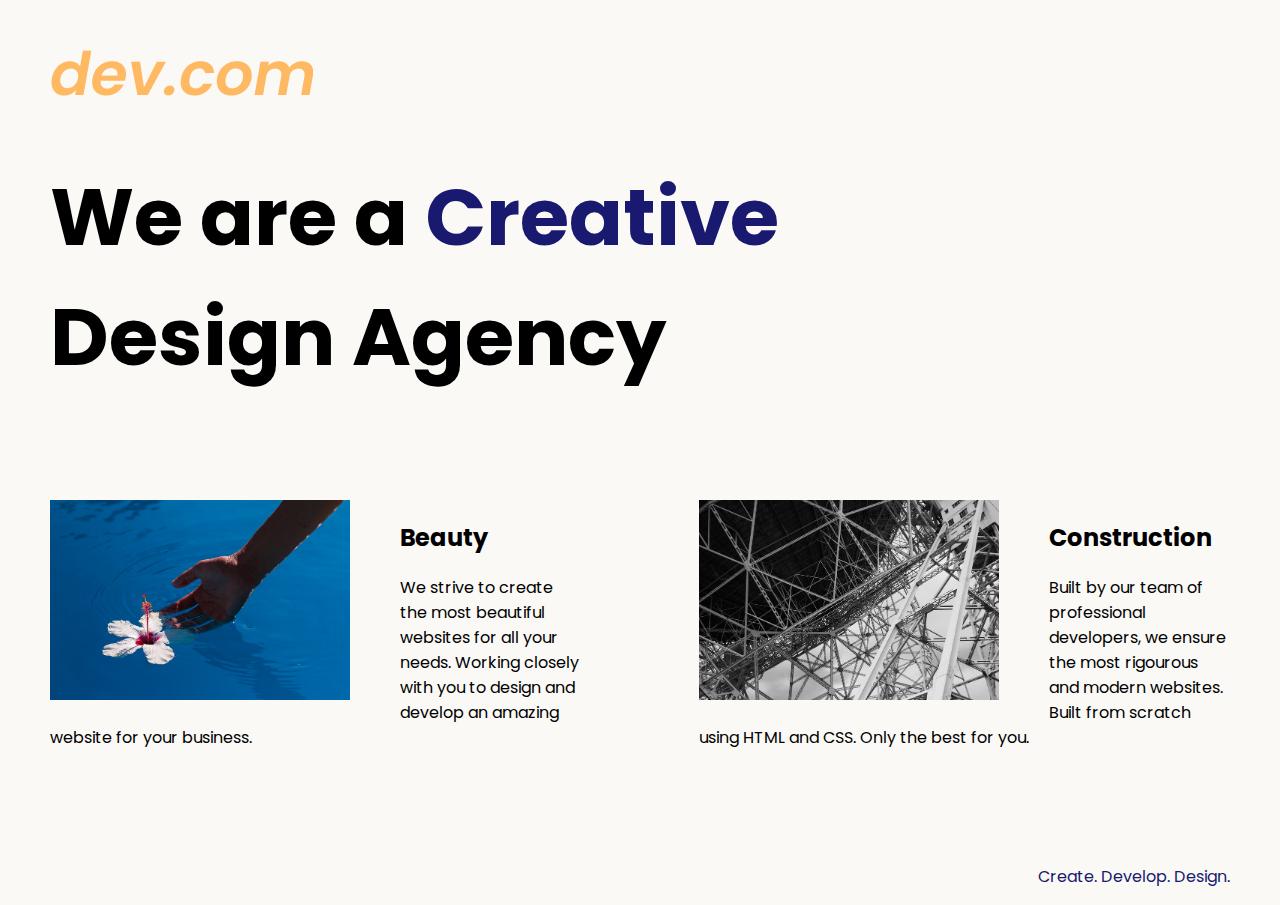
<file: Web Design Agency/index.html>
<!DOCTYPE html>
<html lang="en">

<head>
  <meta charset="UTF-8">
  <meta name="viewport" content="width=device-width, initial-scale=1.0">
  <title>Agency</title>
  <link rel="stylesheet" href="./style.css">
  <link rel="preconnect" href="https://fonts.googleapis.com">
  <link rel="preconnect" href="https://fonts.gstatic.com" crossorigin>
  <link href="https://fonts.googleapis.com/css2?family=Poppins:wght@400;700&display=swap" rel="stylesheet">
</head>

<body>
  <div class="main">
    <img class="logo" src="./assets/images/logo.png" alt="logo">
    <h1>We are a <span class="creative">Creative</span><br> Design Agency</h1>
    <div></div>
    <div class="left card"><img class="tile-image" src="./assets/images/beautiful.jpg" alt="hand and flower in water">
      <h2 class="card-title">Beauty</h2>
      <p class="card-text">We strive to create the most beautiful websites for all your needs. Working closely with you
        to
        design and
        develop an amazing website for your business.</p>
    </div>

    <div class="right card"><img class="tile-image" src="./assets/images/construction.jpg" alt="metal structure">
      <h2 class="card-title">Construction</h2>
      <p>Built by our team of professional developers, we ensure the most rigourous and modern websites. Built from
        scratch using HTML and CSS. Only the best for you.</p>
      </div>
      </div>

  </div>
  <footer>
    <p>Create. Develop. Design.</p>
  </footer>
</body>

</html>
</file>
<file: Cores/assets/styles.css>
.cores {
    font-weight: normal;
}

.vermelho {
    color: red;
}

.red-square {
    background-color: red;
    width: 200px;
    height: 200px;
}

.azul {
    color: blue;
}

.blue-square {
    background-color: blue;
    width: 200px;
    height: 200px;
}

.laranja {
    color: orange;
}

.orange-square {
    background-color: orange;
    width: 200px;
    height: 200px;
}
</file>
<file: Memes/assets/styles.css>
body {
    background-color: black;
}

h1 {
    text-transform: uppercase;
    font-size: 3rem;
    font-family: 'Libre Baskerville', serif;
}

.meme {
    width: 50%;
    margin-left: 25%;
    text-align: center;
    color: white;
    margin: auto;
    margin-top: 100px;
}

.rebeca {
    width: 100%;
    border: 5px solid white;
}
</file>
<file: Personal Site/assets/styles.css>
* {
    margin: 0;
    padding: 0;
}

.top-container {
    display: flex;
    height: 60vh;
    background-color: #759FFA;
    background-image: url("data:image/svg+xml,%3Csvg xmlns='http://www.w3.org/2000/svg' viewBox='0 0 2000 1500'%3E%3Cdefs%3E%3CradialGradient id='a' gradientUnits='objectBoundingBox'%3E%3Cstop offset='0' stop-color='%23A175FA'/%3E%3Cstop offset='1' stop-color='%23759FFA'/%3E%3C/radialGradient%3E%3ClinearGradient id='b' gradientUnits='userSpaceOnUse' x1='0' y1='750' x2='1550' y2='750'%3E%3Cstop offset='0' stop-color='%238b8afa'/%3E%3Cstop offset='1' stop-color='%23759FFA'/%3E%3C/linearGradient%3E%3Cpath id='s' fill='url(%23b)' d='M1549.2 51.6c-5.4 99.1-20.2 197.6-44.2 293.6c-24.1 96-57.4 189.4-99.3 278.6c-41.9 89.2-92.4 174.1-150.3 253.3c-58 79.2-123.4 152.6-195.1 219c-71.7 66.4-149.6 125.8-232.2 177.2c-82.7 51.4-170.1 94.7-260.7 129.1c-90.6 34.4-184.4 60-279.5 76.3C192.6 1495 96.1 1502 0 1500c96.1-2.1 191.8-13.3 285.4-33.6c93.6-20.2 185-49.5 272.5-87.2c87.6-37.7 171.3-83.8 249.6-137.3c78.4-53.5 151.5-114.5 217.9-181.7c66.5-67.2 126.4-140.7 178.6-218.9c52.3-78.3 96.9-161.4 133-247.9c36.1-86.5 63.8-176.2 82.6-267.6c18.8-91.4 28.6-184.4 29.6-277.4c0.3-27.6 23.2-48.7 50.8-48.4s49.5 21.8 49.2 49.5c0 0.7 0 1.3-0.1 2L1549.2 51.6z'/%3E%3Cg id='g'%3E%3Cuse href='%23s' transform='scale(0.12) rotate(60)'/%3E%3Cuse href='%23s' transform='scale(0.2) rotate(10)'/%3E%3Cuse href='%23s' transform='scale(0.25) rotate(40)'/%3E%3Cuse href='%23s' transform='scale(0.3) rotate(-20)'/%3E%3Cuse href='%23s' transform='scale(0.4) rotate(-30)'/%3E%3Cuse href='%23s' transform='scale(0.5) rotate(20)'/%3E%3Cuse href='%23s' transform='scale(0.6) rotate(60)'/%3E%3Cuse href='%23s' transform='scale(0.7) rotate(10)'/%3E%3Cuse href='%23s' transform='scale(0.835) rotate(-40)'/%3E%3Cuse href='%23s' transform='scale(0.9) rotate(40)'/%3E%3Cuse href='%23s' transform='scale(1.05) rotate(25)'/%3E%3Cuse href='%23s' transform='scale(1.2) rotate(8)'/%3E%3Cuse href='%23s' transform='scale(1.333) rotate(-60)'/%3E%3Cuse href='%23s' transform='scale(1.45) rotate(-30)'/%3E%3Cuse href='%23s' transform='scale(1.6) rotate(10)'/%3E%3C/g%3E%3C/defs%3E%3Cg transform='rotate(0 0 0)'%3E%3Cg transform='rotate(0 0 0)'%3E%3Ccircle fill='url(%23a)' r='3000'/%3E%3Cg opacity='0.5'%3E%3Ccircle fill='url(%23a)' r='2000'/%3E%3Ccircle fill='url(%23a)' r='1800'/%3E%3Ccircle fill='url(%23a)' r='1700'/%3E%3Ccircle fill='url(%23a)' r='1651'/%3E%3Ccircle fill='url(%23a)' r='1450'/%3E%3Ccircle fill='url(%23a)' r='1250'/%3E%3Ccircle fill='url(%23a)' r='1175'/%3E%3Ccircle fill='url(%23a)' r='900'/%3E%3Ccircle fill='url(%23a)' r='750'/%3E%3Ccircle fill='url(%23a)' r='500'/%3E%3Ccircle fill='url(%23a)' r='380'/%3E%3Ccircle fill='url(%23a)' r='250'/%3E%3C/g%3E%3Cg transform='rotate(0 0 0)'%3E%3Cuse href='%23g' transform='rotate(10)'/%3E%3Cuse href='%23g' transform='rotate(120)'/%3E%3Cuse href='%23g' transform='rotate(240)'/%3E%3C/g%3E%3Ccircle fill-opacity='0.1' fill='url(%23a)' r='3000'/%3E%3C/g%3E%3C/g%3E%3C/svg%3E");
    background-attachment: s;
    background-size: cover;
    width: 100%;
}

.nome {
    font-family: "Poppins", sans-serif;
    font-size: 60px;
    color: #fed51f;
}

.descricao {
    font-family: "Montserrat", sans-serif;
    padding-top: 20px;
    color: #fed51f;
}

.top-text {
    text-align: center;
    justify-content: center;
    padding-top: 150px;
    width: 100%;
}

.profile-img {
    border-radius: 50%;
    margin-top: 70px;
}

.mid-container h2 {
    margin-top: 20px;
    font-size: 30px;
    font-family: "Poppins", sans-serif;
    color: #759FFA;
    text-align: center;
}

.profile {
    text-align: center;
}

.paragraph {
    margin-top: 5px;
    font-size: 20px;
    font-family: "Montserrat", sans-serif;
    margin-bottom: 70px;
}

#skills {
    text-align: center;
    margin-top: 150px;
}

#code, .education {
    display: flex;
    justify-content: center;
    align-items: center;
    gap: 20px;
    margin-top: 60px;
}

.coding {
    width: 20%;
    font-family: "Poppins", sans-serif;
}

.skill-title {
    color: #1143b0;
}

.grid-container {
    display: grid;
    grid-template-columns: 360px 400px;
    grid-template-rows: 1fr;
    width: 40%;
    margin: 0 auto;
    column-gap: 20px;
    padding-top: 50px;
    column-gap: 30px;
    justify-content: center;
}

h3, p {
    font-family: "Poppins", sans-serif;
}

.grid-container p {
    font-size: 13px;
    margin-top: 10px;
    text-align: left;
}

.skill-img {
    text-align: center;
}

hr {
    border: dotted #dbe5fa 6px;
    border-bottom: none;
    width: 4%;
    margin: 150px auto;
}

.contact {
    text-align: center;
    height: 200px;
}

.contact h3 {
    color: #1143b0;
    margin-top: 30px;
}

.skill-text {
    width: 360px;
}

@media (max-width: 800px) {
    .grid-container {
        grid-template-columns: 360px;
        grid-template-rows: 200px;
        text-align: center;
        justify-content: center;
    }

    .grid-container p {
        text-align: center;
        margin-top: 10px;
    }

    .skill-text {
        margin-top: 30px;
    }

}
</file>
<file: Pintura de Mondrian/assets/styles.css>
.grid-container {
    display: grid;
    gap: 9px;
    height: 748px;
    width: 748px;
    grid-template-columns: 320px 198px 153px 50px;
    grid-template-rows: 414px 140px 1fr 20px;
    background-color: #000;
  } 

  .one {
    background-color: #E72F24;
    grid-area: 1 / 1 / 2 / 2;
  }

  .two {
    background-color: #F0F1EC;
    grid-area: 1 / 2 / 2 / 5;
  }

  .three {
    background-color: #F0F1EC;
    grid-area: 2 / 1 / 4 / 2;
  }

  .four {
    background-color: #F0F1EC;
    grid-area: 2 / 2 / 4 / 4;
  }

  .five {
    background-color: #004592;
    grid-area: 2 / 4 / 3 / 5;
    border-bottom: solid 10px #000;
  }

  .six {
    background-color: #F0F1EC;
    grid-area: 3 / 4 / 5 / 5;
  }

  .seven {
    background-color: #F0F1EC;
    grid-area: 4 / 1 / 5 / 2;
  }

  .eight {
    background-color: #F9D01E;
    grid-area: 4 / 2 / 5 / 3;
  }

  .nine {
    background-color: #232629;
    grid-area: 4 / 3 / 5 / 4;
  }
</file>
<file: TinDog/assets/styles.css>
.gradient-background {
    background: linear-gradient(300deg, #00bfff, #ff4c68, #ef8172);
    background-size: 180% 180%;
    animation: gradient-animation 18s ease infinite;
  }
  
  @keyframes gradient-animation {
    0% {
      background-position: 0% 50%;
    }
    50% {
      background-position: 100% 50%;
    }
    100% {
      background-position: 0% 50%;
    }
  }
  
  .icon-square {
    width: 3rem;
    height: 3rem;
    border-radius: 0.75rem;
  }
  
  .profile-img {
    height: 100px;
    border-radius: 50%;
  }
</file>
<file: Web Design Agency/style.css>
body {
  font-family: "Poppins", sans-serif;
  margin: 50px 50px 0 50px;
  background-color: #faf9f6;
  display: flex;
  flex-direction: column;
  min-height: 95vh;
}
.main {
  flex: 1;
}

h1 {
  font-size: 5rem;
}

footer {
  text-align: right;
  color: midnightblue;
}

.tile-image {
  height: 200px;
  float: left;
  margin-right: 50px;
}

.card {
  width: 45%;
  margin-top: 50px;
}

.left {
  float: left;
}

.right {
  float: right;
}

.creative {
  color: midnightblue;
}

@media (max-width: 600px) {
  .logo {
    width: 25%;
  }

  h1 {
    font-size: 3rem;
    text-align: center;
  }

  .card {
    width: 100%;
    display: block;
    text-align: justify;
  }

  .card img {
    width: 100%;
    margin-bottom: 10px;
    display: inline;
  }
}
</file>
